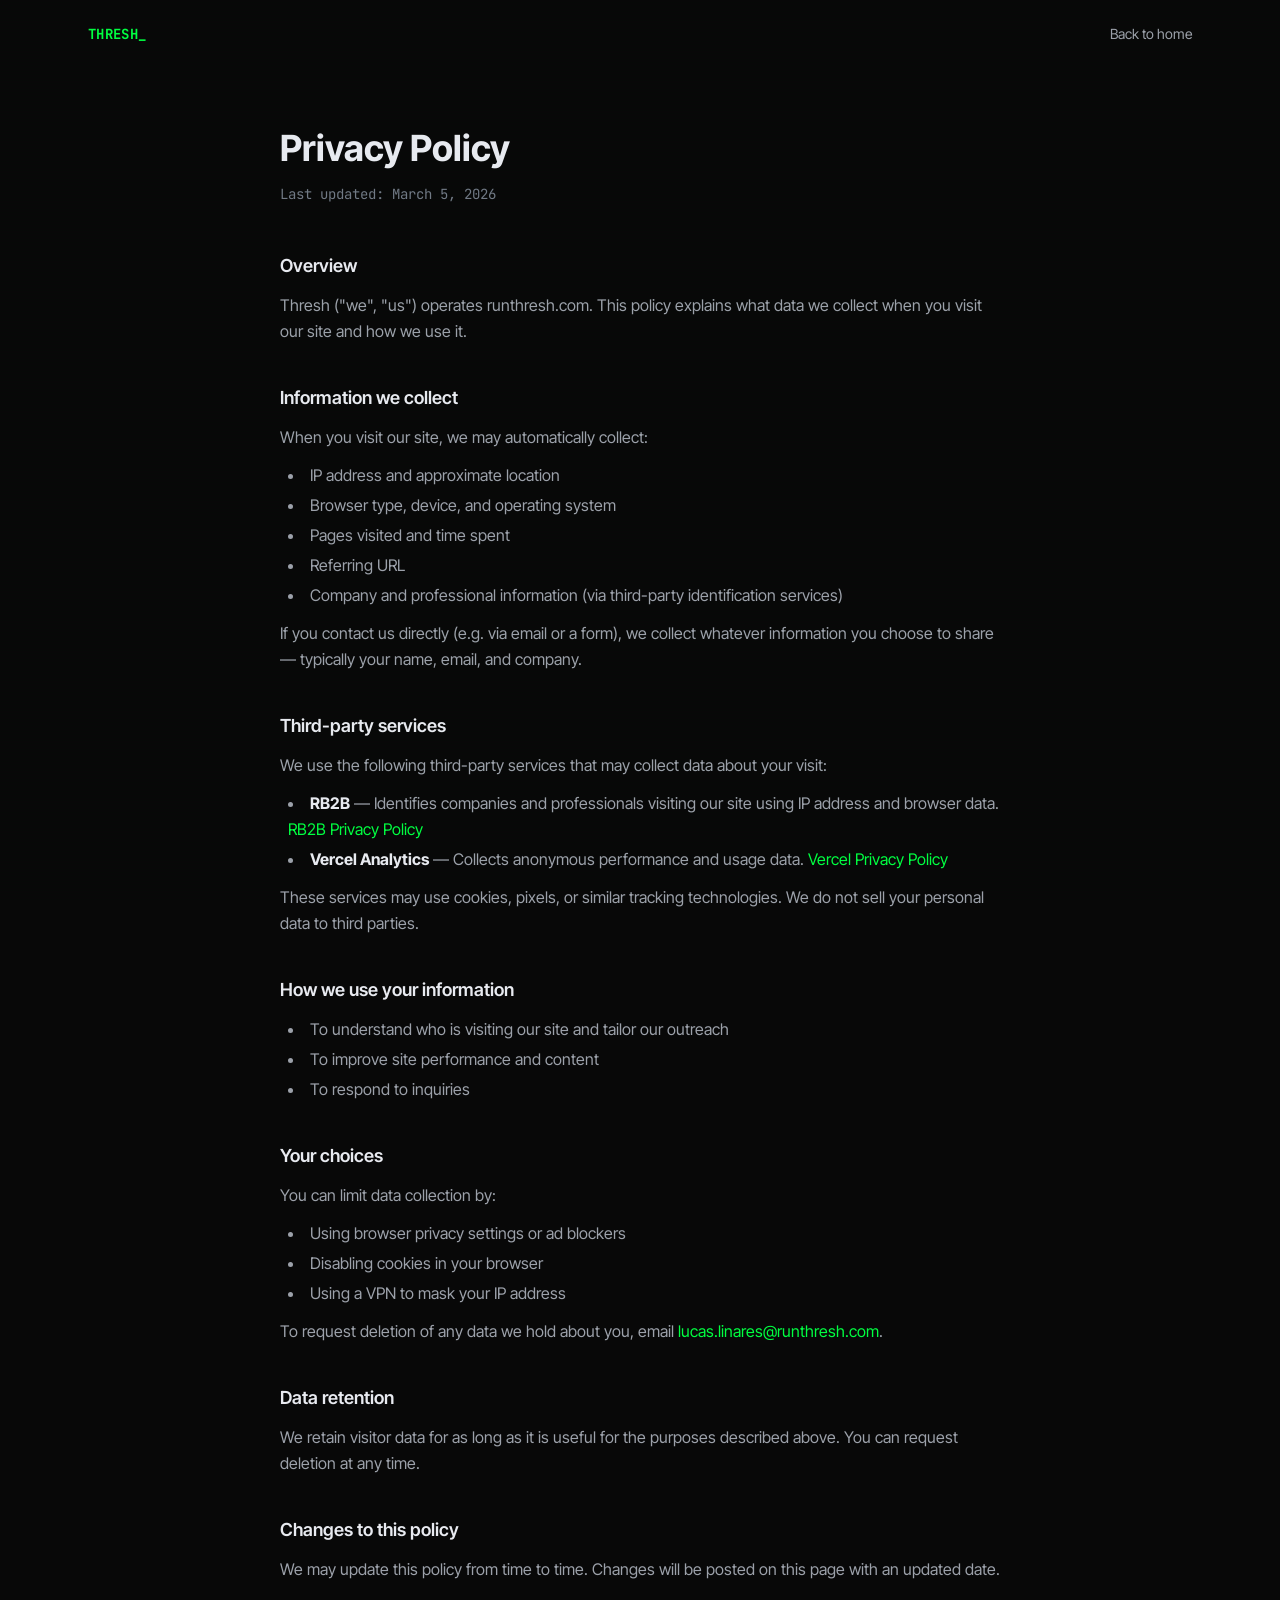
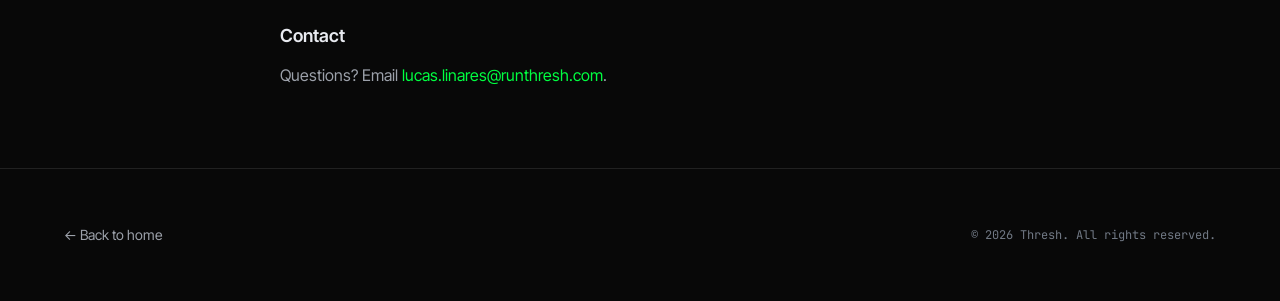
<file: privacy.html>
<!DOCTYPE html>
<html lang="en" class="scroll-smooth">
<head>
    <meta charset="UTF-8">
    <meta name="viewport" content="width=device-width, initial-scale=1.0">
    <title>Privacy Policy — Thresh</title>
    <meta name="description" content="Privacy policy for Thresh (runthresh.com). Learn how we collect, use, and protect your information.">
    <meta name="robots" content="noindex, follow">
    <meta name="theme-color" content="#080808">
    <link rel="icon" href="data:image/svg+xml,<svg xmlns='http://www.w3.org/2000/svg' viewBox='0 0 100 100'><rect width='100' height='100' fill='%23080808'/><text x='50' y='72' font-size='60' font-family='monospace' font-weight='bold' fill='%2300FF41' text-anchor='middle'>T_</text></svg>">
    <link rel="canonical" href="https://runthresh.com/privacy">

    <link rel="preconnect" href="https://fonts.googleapis.com">
    <link rel="preconnect" href="https://fonts.gstatic.com" crossorigin>
    <link rel="preload" as="style" href="https://fonts.googleapis.com/css2?family=Inter+Tight:wght@400;500;600;700;800;900&family=JetBrains+Mono:wght@400;500;700&display=swap" onload="this.onload=null;this.rel='stylesheet'">
    <noscript><link rel="stylesheet" href="https://fonts.googleapis.com/css2?family=Inter+Tight:wght@400;500;600;700;800;900&family=JetBrains+Mono:wght@400;500;700&display=swap"></noscript>

    <link rel="stylesheet" href="/output.css">
</head>
<body class="bg-brand-bg text-brand-text font-body antialiased">

    <!-- Nav -->
    <nav class="fixed top-0 left-0 right-0 z-50 border-b border-transparent transition-all duration-300">
        <div class="max-w-6xl mx-auto px-6 py-4 flex items-center justify-between">
            <a href="/" class="font-mono font-bold text-brand-accent text-sm tracking-wide">THRESH_</a>
            <a href="/" class="text-sm text-brand-muted hover:text-brand-accent transition-colors py-2">Back to home</a>
        </div>
    </nav>

    <main class="max-w-3xl mx-auto px-6 pt-32 pb-20">
        <h1 class="font-display text-3xl sm:text-4xl font-bold mb-4">Privacy Policy</h1>
        <p class="text-sm text-brand-faint font-mono mb-12">Last updated: March 5, 2026</p>

        <div class="space-y-10 text-brand-muted leading-relaxed">

            <section>
                <h2 class="text-lg font-semibold text-brand-text mb-3">Overview</h2>
                <p>Thresh ("we", "us") operates runthresh.com. This policy explains what data we collect when you visit our site and how we use it.</p>
            </section>

            <section>
                <h2 class="text-lg font-semibold text-brand-text mb-3">Information we collect</h2>
                <p class="mb-3">When you visit our site, we may automatically collect:</p>
                <ul class="list-disc list-inside space-y-1 ml-2">
                    <li>IP address and approximate location</li>
                    <li>Browser type, device, and operating system</li>
                    <li>Pages visited and time spent</li>
                    <li>Referring URL</li>
                    <li>Company and professional information (via third-party identification services)</li>
                </ul>
                <p class="mt-3">If you contact us directly (e.g. via email or a form), we collect whatever information you choose to share — typically your name, email, and company.</p>
            </section>

            <section>
                <h2 class="text-lg font-semibold text-brand-text mb-3">Third-party services</h2>
                <p class="mb-3">We use the following third-party services that may collect data about your visit:</p>
                <ul class="list-disc list-inside space-y-1 ml-2">
                    <li><strong class="text-brand-text">RB2B</strong> — Identifies companies and professionals visiting our site using IP address and browser data. <a href="https://www.rb2b.com/privacy-policy" target="_blank" rel="noopener noreferrer" class="text-brand-accent hover:underline">RB2B Privacy Policy</a></li>
                    <li><strong class="text-brand-text">Vercel Analytics</strong> — Collects anonymous performance and usage data. <a href="https://vercel.com/legal/privacy-policy" target="_blank" rel="noopener noreferrer" class="text-brand-accent hover:underline">Vercel Privacy Policy</a></li>
                </ul>
                <p class="mt-3">These services may use cookies, pixels, or similar tracking technologies. We do not sell your personal data to third parties.</p>
            </section>

            <section>
                <h2 class="text-lg font-semibold text-brand-text mb-3">How we use your information</h2>
                <ul class="list-disc list-inside space-y-1 ml-2">
                    <li>To understand who is visiting our site and tailor our outreach</li>
                    <li>To improve site performance and content</li>
                    <li>To respond to inquiries</li>
                </ul>
            </section>

            <section>
                <h2 class="text-lg font-semibold text-brand-text mb-3">Your choices</h2>
                <p>You can limit data collection by:</p>
                <ul class="list-disc list-inside space-y-1 ml-2 mt-3">
                    <li>Using browser privacy settings or ad blockers</li>
                    <li>Disabling cookies in your browser</li>
                    <li>Using a VPN to mask your IP address</li>
                </ul>
                <p class="mt-3">To request deletion of any data we hold about you, email <a href="mailto:lucas.linares@runthresh.com" class="text-brand-accent hover:underline">lucas.linares@runthresh.com</a>.</p>
            </section>

            <section>
                <h2 class="text-lg font-semibold text-brand-text mb-3">Data retention</h2>
                <p>We retain visitor data for as long as it is useful for the purposes described above. You can request deletion at any time.</p>
            </section>

            <section>
                <h2 class="text-lg font-semibold text-brand-text mb-3">Changes to this policy</h2>
                <p>We may update this policy from time to time. Changes will be posted on this page with an updated date.</p>
            </section>

            <section>
                <h2 class="text-lg font-semibold text-brand-text mb-3">Contact</h2>
                <p>Questions? Email <a href="mailto:lucas.linares@runthresh.com" class="text-brand-accent hover:underline">lucas.linares@runthresh.com</a>.</p>
            </section>

        </div>
    </main>

    <footer class="border-t border-brand-border px-6 py-12">
        <div class="max-w-6xl mx-auto flex flex-col sm:flex-row items-center justify-between gap-6">
            <a href="/" class="text-sm text-brand-muted hover:text-brand-accent transition-colors py-2">&larr; Back to home</a>
            <p class="font-mono text-xs text-brand-faint">&copy; 2026 Thresh. All rights reserved.</p>
        </div>
    </footer>

</body>
</html>
</file>
<file: output.css>
/*! tailwindcss v4.2.1 | MIT License | https://tailwindcss.com */
@layer properties{@supports (((-webkit-hyphens:none)) and (not (margin-trim:inline))) or ((-moz-orient:inline) and (not (color:rgb(from red r g b)))){*,:before,:after,::backdrop{--tw-space-y-reverse:0;--tw-border-style:solid;--tw-leading:initial;--tw-font-weight:initial;--tw-tracking:initial;--tw-outline-style:solid;--tw-blur:initial;--tw-brightness:initial;--tw-contrast:initial;--tw-grayscale:initial;--tw-hue-rotate:initial;--tw-invert:initial;--tw-opacity:initial;--tw-saturate:initial;--tw-sepia:initial;--tw-drop-shadow:initial;--tw-drop-shadow-color:initial;--tw-drop-shadow-alpha:100%;--tw-drop-shadow-size:initial;--tw-duration:initial;--tw-ease:initial}}}@layer theme{:root,:host{--font-sans:ui-sans-serif, system-ui, sans-serif, "Apple Color Emoji", "Segoe UI Emoji", "Segoe UI Symbol", "Noto Color Emoji";--font-mono:"JetBrains Mono", monospace;--color-black:#000;--color-white:#fff;--spacing:.25rem;--container-xl:36rem;--container-2xl:42rem;--container-3xl:48rem;--container-4xl:56rem;--container-5xl:64rem;--container-6xl:72rem;--text-xs:.75rem;--text-xs--line-height:calc(1 / .75);--text-sm:.875rem;--text-sm--line-height:calc(1.25 / .875);--text-base:1rem;--text-base--line-height:calc(1.5 / 1);--text-lg:1.125rem;--text-lg--line-height:calc(1.75 / 1.125);--text-xl:1.25rem;--text-xl--line-height:calc(1.75 / 1.25);--text-2xl:1.5rem;--text-2xl--line-height:calc(2 / 1.5);--text-3xl:1.875rem;--text-3xl--line-height:calc(2.25 / 1.875);--text-4xl:2.25rem;--text-4xl--line-height:calc(2.5 / 2.25);--text-5xl:3rem;--text-5xl--line-height:1;--text-6xl:3.75rem;--text-6xl--line-height:1;--text-7xl:4.5rem;--text-7xl--line-height:1;--font-weight-light:300;--font-weight-medium:500;--font-weight-semibold:600;--font-weight-bold:700;--tracking-tight:-.025em;--tracking-wide:.025em;--tracking-wider:.05em;--leading-relaxed:1.625;--ease-in-out:cubic-bezier(.4, 0, .2, 1);--default-transition-duration:.15s;--default-transition-timing-function:cubic-bezier(.4, 0, .2, 1);--default-font-family:var(--font-sans);--default-mono-font-family:var(--font-mono);--color-brand-bg:#080808;--color-brand-surface:#141414;--color-brand-border:#ffffff1a;--color-brand-accent:#00ff41;--color-brand-accent-hover:#3f6;--color-brand-secondary:#d4622b;--color-brand-text:#e8eaf0;--color-brand-muted:#9ca1aa;--color-brand-faint:#717985;--font-display:"Inter Tight", sans-serif;--font-body:"Inter Tight", sans-serif}}@layer base{*,:after,:before,::backdrop{box-sizing:border-box;border:0 solid;margin:0;padding:0}::file-selector-button{box-sizing:border-box;border:0 solid;margin:0;padding:0}html,:host{-webkit-text-size-adjust:100%;tab-size:4;line-height:1.5;font-family:var(--default-font-family,ui-sans-serif, system-ui, sans-serif, "Apple Color Emoji", "Segoe UI Emoji", "Segoe UI Symbol", "Noto Color Emoji");font-feature-settings:var(--default-font-feature-settings,normal);font-variation-settings:var(--default-font-variation-settings,normal);-webkit-tap-highlight-color:transparent}hr{height:0;color:inherit;border-top-width:1px}abbr:where([title]){-webkit-text-decoration:underline dotted;text-decoration:underline dotted}h1,h2,h3,h4,h5,h6{font-size:inherit;font-weight:inherit}a{color:inherit;-webkit-text-decoration:inherit;-webkit-text-decoration:inherit;-webkit-text-decoration:inherit;text-decoration:inherit}b,strong{font-weight:bolder}code,kbd,samp,pre{font-family:var(--default-mono-font-family,ui-monospace, SFMono-Regular, Menlo, Monaco, Consolas, "Liberation Mono", "Courier New", monospace);font-feature-settings:var(--default-mono-font-feature-settings,normal);font-variation-settings:var(--default-mono-font-variation-settings,normal);font-size:1em}small{font-size:80%}sub,sup{vertical-align:baseline;font-size:75%;line-height:0;position:relative}sub{bottom:-.25em}sup{top:-.5em}table{text-indent:0;border-color:inherit;border-collapse:collapse}:-moz-focusring{outline:auto}progress{vertical-align:baseline}summary{display:list-item}ol,ul,menu{list-style:none}img,svg,video,canvas,audio,iframe,embed,object{vertical-align:middle;display:block}img,video{max-width:100%;height:auto}button,input,select,optgroup,textarea{font:inherit;font-feature-settings:inherit;font-variation-settings:inherit;letter-spacing:inherit;color:inherit;opacity:1;background-color:#0000;border-radius:0}::file-selector-button{font:inherit;font-feature-settings:inherit;font-variation-settings:inherit;letter-spacing:inherit;color:inherit;opacity:1;background-color:#0000;border-radius:0}:where(select:is([multiple],[size])) optgroup{font-weight:bolder}:where(select:is([multiple],[size])) optgroup option{padding-inline-start:20px}::file-selector-button{margin-inline-end:4px}::placeholder{opacity:1}@supports (not ((-webkit-appearance:-apple-pay-button))) or (contain-intrinsic-size:1px){::placeholder{color:currentColor}@supports (color:color-mix(in lab, red, red)){::placeholder{color:color-mix(in oklab, currentcolor 50%, transparent)}}}textarea{resize:vertical}::-webkit-search-decoration{-webkit-appearance:none}::-webkit-date-and-time-value{min-height:1lh;text-align:inherit}::-webkit-datetime-edit{display:inline-flex}::-webkit-datetime-edit-fields-wrapper{padding:0}::-webkit-datetime-edit{padding-block:0}::-webkit-datetime-edit-year-field{padding-block:0}::-webkit-datetime-edit-month-field{padding-block:0}::-webkit-datetime-edit-day-field{padding-block:0}::-webkit-datetime-edit-hour-field{padding-block:0}::-webkit-datetime-edit-minute-field{padding-block:0}::-webkit-datetime-edit-second-field{padding-block:0}::-webkit-datetime-edit-millisecond-field{padding-block:0}::-webkit-datetime-edit-meridiem-field{padding-block:0}::-webkit-calendar-picker-indicator{line-height:1}:-moz-ui-invalid{box-shadow:none}button,input:where([type=button],[type=reset],[type=submit]){appearance:button}::file-selector-button{appearance:button}::-webkit-inner-spin-button{height:auto}::-webkit-outer-spin-button{height:auto}[hidden]:where(:not([hidden=until-found])){display:none!important}}@layer components;@layer utilities{.invisible{visibility:hidden}.visible{visibility:visible}.sr-only{clip-path:inset(50%);white-space:nowrap;border-width:0;width:1px;height:1px;margin:-1px;padding:0;position:absolute;overflow:hidden}.fixed{position:fixed}.relative{position:relative}.static{position:static}.start{inset-inline-start:var(--spacing)}.end{inset-inline-end:var(--spacing)}.top-0{top:calc(var(--spacing) * 0)}.right-0{right:calc(var(--spacing) * 0)}.left-0{left:calc(var(--spacing) * 0)}.z-10{z-index:10}.z-50{z-index:50}.container{width:100%}@media (min-width:40rem){.container{max-width:40rem}}@media (min-width:48rem){.container{max-width:48rem}}@media (min-width:64rem){.container{max-width:64rem}}@media (min-width:80rem){.container{max-width:80rem}}@media (min-width:96rem){.container{max-width:96rem}}.mx-auto{margin-inline:auto}.my-8{margin-block:calc(var(--spacing) * 8)}.my-12{margin-block:calc(var(--spacing) * 12)}.mt-3{margin-top:calc(var(--spacing) * 3)}.mt-4{margin-top:calc(var(--spacing) * 4)}.mt-8{margin-top:calc(var(--spacing) * 8)}.mt-10{margin-top:calc(var(--spacing) * 10)}.mt-16{margin-top:calc(var(--spacing) * 16)}.mb-2{margin-bottom:calc(var(--spacing) * 2)}.mb-3{margin-bottom:calc(var(--spacing) * 3)}.mb-4{margin-bottom:calc(var(--spacing) * 4)}.mb-6{margin-bottom:calc(var(--spacing) * 6)}.mb-8{margin-bottom:calc(var(--spacing) * 8)}.mb-10{margin-bottom:calc(var(--spacing) * 10)}.mb-12{margin-bottom:calc(var(--spacing) * 12)}.mb-16{margin-bottom:calc(var(--spacing) * 16)}.ml-2{margin-left:calc(var(--spacing) * 2)}.block{display:block}.flex{display:flex}.grid{display:grid}.hidden{display:none}.inline{display:inline}.inline-block{display:inline-block}.table{display:table}.h-2{height:calc(var(--spacing) * 2)}.h-5{height:calc(var(--spacing) * 5)}.min-h-screen{min-height:100vh}.w-2{width:calc(var(--spacing) * 2)}.w-full{width:100%}.max-w-2xl{max-width:var(--container-2xl)}.max-w-3xl{max-width:var(--container-3xl)}.max-w-4xl{max-width:var(--container-4xl)}.max-w-5xl{max-width:var(--container-5xl)}.max-w-6xl{max-width:var(--container-6xl)}.max-w-xl{max-width:var(--container-xl)}.grow{flex-grow:1}.scroll-mt-20{scroll-margin-top:calc(var(--spacing) * 20)}.list-inside{list-style-position:inside}.list-disc{list-style-type:disc}.grid-cols-1{grid-template-columns:repeat(1,minmax(0,1fr))}.flex-col{flex-direction:column}.items-center{align-items:center}.justify-between{justify-content:space-between}.justify-center{justify-content:center}.gap-2{gap:calc(var(--spacing) * 2)}.gap-4{gap:calc(var(--spacing) * 4)}.gap-5{gap:calc(var(--spacing) * 5)}.gap-6{gap:calc(var(--spacing) * 6)}.gap-8{gap:calc(var(--spacing) * 8)}.gap-16{gap:calc(var(--spacing) * 16)}:where(.space-y-1>:not(:last-child)){--tw-space-y-reverse:0;margin-block-start:calc(calc(var(--spacing) * 1) * var(--tw-space-y-reverse));margin-block-end:calc(calc(var(--spacing) * 1) * calc(1 - var(--tw-space-y-reverse)))}:where(.space-y-5>:not(:last-child)){--tw-space-y-reverse:0;margin-block-start:calc(calc(var(--spacing) * 5) * var(--tw-space-y-reverse));margin-block-end:calc(calc(var(--spacing) * 5) * calc(1 - var(--tw-space-y-reverse)))}:where(.space-y-8>:not(:last-child)){--tw-space-y-reverse:0;margin-block-start:calc(calc(var(--spacing) * 8) * var(--tw-space-y-reverse));margin-block-end:calc(calc(var(--spacing) * 8) * calc(1 - var(--tw-space-y-reverse)))}:where(.space-y-10>:not(:last-child)){--tw-space-y-reverse:0;margin-block-start:calc(calc(var(--spacing) * 10) * var(--tw-space-y-reverse));margin-block-end:calc(calc(var(--spacing) * 10) * calc(1 - var(--tw-space-y-reverse)))}.overflow-hidden{overflow:hidden}.scroll-smooth{scroll-behavior:smooth}.rounded{border-radius:.25rem}.border{border-style:var(--tw-border-style);border-width:1px}.border-t{border-top-style:var(--tw-border-style);border-top-width:1px}.border-b{border-bottom-style:var(--tw-border-style);border-bottom-width:1px}.border-brand-border{border-color:var(--color-brand-border)}.border-brand-secondary{border-color:var(--color-brand-secondary)}.border-transparent{border-color:#0000}.bg-brand-accent{background-color:var(--color-brand-accent)}.bg-brand-bg{background-color:var(--color-brand-bg)}.bg-brand-surface{background-color:var(--color-brand-surface)}.p-6{padding:calc(var(--spacing) * 6)}.p-8{padding:calc(var(--spacing) * 8)}.p-10{padding:calc(var(--spacing) * 10)}.px-5{padding-inline:calc(var(--spacing) * 5)}.px-6{padding-inline:calc(var(--spacing) * 6)}.px-8{padding-inline:calc(var(--spacing) * 8)}.py-2{padding-block:calc(var(--spacing) * 2)}.py-2\.5{padding-block:calc(var(--spacing) * 2.5)}.py-4{padding-block:calc(var(--spacing) * 4)}.py-8{padding-block:calc(var(--spacing) * 8)}.py-12{padding-block:calc(var(--spacing) * 12)}.py-16{padding-block:calc(var(--spacing) * 16)}.py-24{padding-block:calc(var(--spacing) * 24)}.pt-2{padding-top:calc(var(--spacing) * 2)}.pt-20{padding-top:calc(var(--spacing) * 20)}.pt-32{padding-top:calc(var(--spacing) * 32)}.pb-8{padding-bottom:calc(var(--spacing) * 8)}.pb-12{padding-bottom:calc(var(--spacing) * 12)}.pb-16{padding-bottom:calc(var(--spacing) * 16)}.pb-20{padding-bottom:calc(var(--spacing) * 20)}.text-center{text-align:center}.font-body{font-family:var(--font-body)}.font-display{font-family:var(--font-display)}.font-mono{font-family:var(--font-mono)}.text-2xl{font-size:var(--text-2xl);line-height:var(--tw-leading,var(--text-2xl--line-height))}.text-3xl{font-size:var(--text-3xl);line-height:var(--tw-leading,var(--text-3xl--line-height))}.text-4xl{font-size:var(--text-4xl);line-height:var(--tw-leading,var(--text-4xl--line-height))}.text-base{font-size:var(--text-base);line-height:var(--tw-leading,var(--text-base--line-height))}.text-lg{font-size:var(--text-lg);line-height:var(--tw-leading,var(--text-lg--line-height))}.text-sm{font-size:var(--text-sm);line-height:var(--tw-leading,var(--text-sm--line-height))}.text-xl{font-size:var(--text-xl);line-height:var(--tw-leading,var(--text-xl--line-height))}.text-xs{font-size:var(--text-xs);line-height:var(--tw-leading,var(--text-xs--line-height))}.text-\[10px\]{font-size:10px}.leading-\[1\.1\]{--tw-leading:1.1;line-height:1.1}.leading-\[1\.05\]{--tw-leading:1.05;line-height:1.05}.leading-relaxed{--tw-leading:var(--leading-relaxed);line-height:var(--leading-relaxed)}.font-\[900\]{--tw-font-weight:900;font-weight:900}.font-bold{--tw-font-weight:var(--font-weight-bold);font-weight:var(--font-weight-bold)}.font-light{--tw-font-weight:var(--font-weight-light);font-weight:var(--font-weight-light)}.font-medium{--tw-font-weight:var(--font-weight-medium);font-weight:var(--font-weight-medium)}.font-semibold{--tw-font-weight:var(--font-weight-semibold);font-weight:var(--font-weight-semibold)}.tracking-\[0\.2em\]{--tw-tracking:.2em;letter-spacing:.2em}.tracking-\[0\.3em\]{--tw-tracking:.3em;letter-spacing:.3em}.tracking-\[0\.15em\]{--tw-tracking:.15em;letter-spacing:.15em}.tracking-tight{--tw-tracking:var(--tracking-tight);letter-spacing:var(--tracking-tight)}.tracking-wide{--tw-tracking:var(--tracking-wide);letter-spacing:var(--tracking-wide)}.tracking-wider{--tw-tracking:var(--tracking-wider);letter-spacing:var(--tracking-wider)}.text-black{color:var(--color-black)}.text-brand-accent{color:var(--color-brand-accent)}.text-brand-faint{color:var(--color-brand-faint)}.text-brand-muted{color:var(--color-brand-muted)}.text-brand-secondary{color:var(--color-brand-secondary)}.text-brand-text{color:var(--color-brand-text)}.uppercase{text-transform:uppercase}.antialiased{-webkit-font-smoothing:antialiased;-moz-osx-font-smoothing:grayscale}.opacity-40{opacity:.4}.outline{outline-style:var(--tw-outline-style);outline-width:1px}.filter{filter:var(--tw-blur,) var(--tw-brightness,) var(--tw-contrast,) var(--tw-grayscale,) var(--tw-hue-rotate,) var(--tw-invert,) var(--tw-saturate,) var(--tw-sepia,) var(--tw-drop-shadow,)}.transition{transition-property:color,background-color,border-color,outline-color,text-decoration-color,fill,stroke,--tw-gradient-from,--tw-gradient-via,--tw-gradient-to,opacity,box-shadow,transform,translate,scale,rotate,filter,-webkit-backdrop-filter,backdrop-filter,display,content-visibility,overlay,pointer-events;transition-timing-function:var(--tw-ease,var(--default-transition-timing-function));transition-duration:var(--tw-duration,var(--default-transition-duration))}.transition-all{transition-property:all;transition-timing-function:var(--tw-ease,var(--default-transition-timing-function));transition-duration:var(--tw-duration,var(--default-transition-duration))}.transition-colors{transition-property:color,background-color,border-color,outline-color,text-decoration-color,fill,stroke,--tw-gradient-from,--tw-gradient-via,--tw-gradient-to;transition-timing-function:var(--tw-ease,var(--default-transition-timing-function));transition-duration:var(--tw-duration,var(--default-transition-duration))}.transition-opacity{transition-property:opacity;transition-timing-function:var(--tw-ease,var(--default-transition-timing-function));transition-duration:var(--tw-duration,var(--default-transition-duration))}.duration-300{--tw-duration:.3s;transition-duration:.3s}.ease-in-out{--tw-ease:var(--ease-in-out);transition-timing-function:var(--ease-in-out)}@media (hover:hover){.hover\:bg-brand-accent-hover:hover{background-color:var(--color-brand-accent-hover)}.hover\:bg-brand-secondary:hover{background-color:var(--color-brand-secondary)}.hover\:text-brand-accent:hover{color:var(--color-brand-accent)}.hover\:text-brand-accent-hover:hover{color:var(--color-brand-accent-hover)}.hover\:text-white:hover{color:var(--color-white)}.hover\:underline:hover{text-decoration-line:underline}.hover\:opacity-70:hover{opacity:.7}}.focus\:not-sr-only:focus{clip-path:none;white-space:normal;width:auto;height:auto;margin:0;padding:0;position:static;overflow:visible}.focus\:absolute:focus{position:absolute}.focus\:top-4:focus{top:calc(var(--spacing) * 4)}.focus\:left-4:focus{left:calc(var(--spacing) * 4)}.focus\:z-\[60\]:focus{z-index:60}.focus\:bg-brand-accent:focus{background-color:var(--color-brand-accent)}.focus\:px-4:focus{padding-inline:calc(var(--spacing) * 4)}.focus\:py-2:focus{padding-block:calc(var(--spacing) * 2)}.focus\:text-sm:focus{font-size:var(--text-sm);line-height:var(--tw-leading,var(--text-sm--line-height))}.focus\:font-semibold:focus{--tw-font-weight:var(--font-weight-semibold);font-weight:var(--font-weight-semibold)}.focus\:text-black:focus{color:var(--color-black)}@media (min-width:40rem){.sm\:mt-0{margin-top:calc(var(--spacing) * 0)}.sm\:block{display:block}.sm\:inline{display:inline}.sm\:w-auto{width:auto}.sm\:grid-cols-2{grid-template-columns:repeat(2,minmax(0,1fr))}.sm\:flex-row{flex-direction:row}.sm\:p-16{padding:calc(var(--spacing) * 16)}.sm\:py-12{padding-block:calc(var(--spacing) * 12)}.sm\:py-16{padding-block:calc(var(--spacing) * 16)}.sm\:py-20{padding-block:calc(var(--spacing) * 20)}.sm\:py-24{padding-block:calc(var(--spacing) * 24)}.sm\:py-32{padding-block:calc(var(--spacing) * 32)}.sm\:pb-24{padding-bottom:calc(var(--spacing) * 24)}.sm\:pb-32{padding-bottom:calc(var(--spacing) * 32)}.sm\:text-2xl{font-size:var(--text-2xl);line-height:var(--tw-leading,var(--text-2xl--line-height))}.sm\:text-3xl{font-size:var(--text-3xl);line-height:var(--tw-leading,var(--text-3xl--line-height))}.sm\:text-4xl{font-size:var(--text-4xl);line-height:var(--tw-leading,var(--text-4xl--line-height))}.sm\:text-5xl{font-size:var(--text-5xl);line-height:var(--tw-leading,var(--text-5xl--line-height))}.sm\:text-lg{font-size:var(--text-lg);line-height:var(--tw-leading,var(--text-lg--line-height))}}@media (min-width:48rem){.md\:grid-cols-2{grid-template-columns:repeat(2,minmax(0,1fr))}.md\:grid-cols-3{grid-template-columns:repeat(3,minmax(0,1fr))}.md\:text-4xl{font-size:var(--text-4xl);line-height:var(--tw-leading,var(--text-4xl--line-height))}.md\:text-5xl{font-size:var(--text-5xl);line-height:var(--tw-leading,var(--text-5xl--line-height))}.md\:text-6xl{font-size:var(--text-6xl);line-height:var(--tw-leading,var(--text-6xl--line-height))}}@media (min-width:64rem){.lg\:text-7xl{font-size:var(--text-7xl);line-height:var(--tw-leading,var(--text-7xl--line-height))}}}.reveal{opacity:0;will-change:opacity, transform;transition:opacity .5s cubic-bezier(.22,1,.36,1),transform .5s cubic-bezier(.22,1,.36,1);transform:translateY(20px)}.reveal.active{opacity:1;transform:translateY(0)}.stagger>.reveal:first-child{transition-delay:0s}.stagger>.reveal:nth-child(2){transition-delay:.12s}.stagger>.reveal:nth-child(3){transition-delay:.24s}.stagger>.reveal:nth-child(4){transition-delay:.36s}nav{transition:background-color .3s cubic-bezier(.4,1,.75,.9),border-color .3s cubic-bezier(.4,1,.75,.9),box-shadow .3s cubic-bezier(.4,1,.75,.9)}nav.scrolled{background-color:#080808f2;box-shadow:0 1px #ffffff0f,0 4px 12px #0000004d}@media (min-width:768px){nav.scrolled{-webkit-backdrop-filter:blur(16px);background-color:#080808eb}}.panel{transition:box-shadow .3s cubic-bezier(.4,1,.75,.9),transform .3s cubic-bezier(.4,1,.75,.9);box-shadow:inset 0 0 0 1px #ffffff1a,inset 0 .5px #ffffff0f,0 0 10px #00000026}@media (min-width:768px){.card-lift{transition:box-shadow .3s cubic-bezier(.4,1,.75,.9),transform .3s cubic-bezier(.4,1,.75,.9)}.card-lift:hover{transform:translateY(-2px);box-shadow:inset 0 0 0 1px #00ff4140,inset 0 .5px #00ff4126,0 4px 24px #00ff4114}}.btn-primary{transition:all .3s cubic-bezier(.4,1,.75,.9)}.btn-primary:hover{box-shadow:0 4px 20px #00ff4140}.btn-secondary{transition:all .3s cubic-bezier(.4,1,.75,.9)}.btn-secondary:hover{box-shadow:0 4px 20px #d4622b40}.divider{background:#ffffff14;height:1px}.headline-accent{color:#00ff41}.section-heading{text-transform:uppercase;letter-spacing:-.02em}.section-label{font-family:JetBrains Mono,monospace}.section-label:before{content:"// ";opacity:.5}.email-card{background:#111;border:none;border-radius:0;font-family:JetBrains Mono,monospace;overflow:hidden;box-shadow:inset 0 0 0 1px #ffffff1a,inset 0 .5px #ffffff0f,0 0 10px #00000026}.email-bar{background:#181818;border-bottom:1px solid #ffffff14;align-items:center;gap:8px;padding:12px 16px;display:flex}.email-dot{border-radius:0;width:8px;height:8px}.email-dot:first-child{opacity:.3;background:#00ff41}.email-dot:nth-child(2){opacity:.6;background:#00ff41}.email-dot:nth-child(3){opacity:1;background:#00ff41}.email-label{color:#00ff41;letter-spacing:.05em;margin-left:8px;font-family:JetBrains Mono,monospace;font-size:11px}.email-body{color:#c5cbd3;padding:24px 28px;font-size:14px;line-height:1.8}@media (max-width:640px){.email-body{padding:16px 18px;font-size:13px;line-height:1.7}}.provenance-label{letter-spacing:.02em;color:#c5cbd3;font-family:JetBrains Mono,monospace;font-size:13px}.form-input{color:#e8eaf0;background:#111;border:1px solid #0000;border-radius:0;width:100%;min-height:48px;padding:14px 16px;font-family:JetBrains Mono,monospace;font-size:15px;transition:box-shadow .3s cubic-bezier(.4,1,.75,.9);box-shadow:inset 0 0 0 1px #ffffff1a,inset 0 -1px 1px #ffffff0a}.form-input:focus{outline:none;box-shadow:inset 0 0 0 1px #00ff4166,inset 0 -1px 1px #00ff411a}.form-input::placeholder{color:#717985}@keyframes gentle-bounce{0%,to{transform:translateY(0)}50%{transform:translateY(6px)}}.list-check li:before{content:">";color:#00ff41;margin-right:12px;font-family:JetBrains Mono,monospace;font-weight:700}.list-x li:before{content:"//";color:#717985;margin-right:12px;font-family:JetBrains Mono,monospace;font-weight:700}.typing-cursor:after{content:"█";color:#00ff41;animation:1s step-end infinite blink-cursor}@keyframes blink-cursor{0%,to{opacity:1}50%{opacity:0}}@media (min-width:768px){.signal-monitor{animation:3s ease-in-out infinite signal-glow}}@keyframes signal-glow{0%,to{box-shadow:inset 0 0 0 1px #00ff4114,inset 0 .5px #00ff410a,0 0 #00ff4100}50%{box-shadow:inset 0 0 0 1px #00ff4114,inset 0 .5px #00ff410a,0 0 20px #00ff410f}}.dossier-card{position:relative;overflow:hidden}.dossier-card:before{content:"SIGNAL VERIFIED";color:#00ff410a;letter-spacing:.15em;white-space:nowrap;pointer-events:none;font-family:JetBrains Mono,monospace;font-size:28px;font-weight:700;position:absolute;top:50%;left:50%;transform:translate(-50%,-50%)rotate(-35deg)}@media (hover:hover){.redacted-item{color:#141414;cursor:pointer;background:#141414;padding:2px 4px;transition:color .3s,background .3s}.redacted-item:hover,.redacted-item:focus{color:#00ff41;background:0 0}}.form-input:focus-visible,.btn-primary:focus-visible,.btn-secondary:focus-visible{outline:none;box-shadow:0 0 0 2px #00ff414d}@supports (min-height:100dvh){section.min-h-screen{min-height:100dvh}}@media (min-width:768px){body:after{content:"";pointer-events:none;z-index:1;background:repeating-linear-gradient(0deg,#00ff4102 0 1px,#0000 1px 3px);width:100%;height:100%;position:fixed;top:0;left:0}}.prose{color:#c5cbd3;max-width:48rem;margin-left:auto;margin-right:auto;font-size:17px;line-height:1.8}.prose>*+*{margin-top:1.5em}.prose p{margin-top:1.25em;margin-bottom:1.25em}.prose strong{color:#e8eaf0;font-weight:600}.prose h2{text-transform:uppercase;letter-spacing:-.02em;color:#e8eaf0;border-bottom:1px solid #ffffff1a;margin-top:3rem;margin-bottom:1.5rem;padding-bottom:.75rem;font-family:Inter Tight,sans-serif;font-size:1.5rem;font-weight:700}.prose h3{color:#e8eaf0;margin-top:2rem;margin-bottom:.75rem;font-family:Inter Tight,sans-serif;font-size:1.15rem;font-weight:600}.prose ul{padding-left:0;list-style:none}.prose ul li{margin-bottom:.75em;padding-left:1.75em;position:relative}.prose ul li:before{content:">";color:#00ff41;font-family:JetBrains Mono,monospace;font-weight:700;position:absolute;left:0}.prose ol{counter-reset:prose-counter;padding-left:0;list-style:none}.prose ol li{counter-increment:prose-counter;margin-bottom:.75em;padding-left:2.5em;position:relative}.prose ol li:before{content:counter(prose-counter, decimal-leading-zero) "_";color:#00ff41;font-family:JetBrains Mono,monospace;font-size:.85em;font-weight:500;position:absolute;left:0}.prose blockquote{color:#c5cbd3;background:#141414;border-left:2px solid #00ff41;margin:1.5em 0;padding:1.25em 1.5em;font-family:JetBrains Mono,monospace;font-size:.875rem;line-height:1.7}.prose blockquote p{margin:.5em 0}.prose code{color:#00ff41;background:#00ff4114;padding:.15em .4em;font-family:JetBrains Mono,monospace;font-size:.85em}.prose pre{color:#c5cbd3;background:#111;padding:1.25em 1.5em;font-family:JetBrains Mono,monospace;font-size:.85rem;line-height:1.6;overflow-x:auto;box-shadow:inset 0 0 0 1px #ffffff1a,inset 0 .5px #ffffff0f}.prose pre code{color:inherit;background:0 0;padding:0}.principle{border-bottom:1px solid #ffffff0f;padding:1.25rem 0}.principle:last-child{border-bottom:none}.principle-number{color:#00ff41;margin-bottom:.35rem;font-family:JetBrains Mono,monospace;font-size:.8rem;font-weight:500}.principle-statement{color:#e8eaf0;margin-bottom:.5rem;font-family:Inter Tight,sans-serif;font-size:1rem;font-weight:600;line-height:1.5}.principle-context{color:#9ca1aa;font-size:.9rem;line-height:1.7}.blog-card{background:#141414;border:1px solid #ffffff1a;padding:2rem;text-decoration:none;transition:box-shadow .3s cubic-bezier(.4,1,.75,.9),transform .3s cubic-bezier(.4,1,.75,.9),border-color .3s cubic-bezier(.4,1,.75,.9);display:block}.blog-card:hover{border-color:#00ff4140;transform:translateY(-2px);box-shadow:inset 0 0 0 1px #00ff4126,0 4px 24px #00ff4114}.article-meta{text-transform:uppercase;letter-spacing:.08em;color:#717985;font-family:JetBrains Mono,monospace;font-size:.75rem}.back-link{color:#9ca1aa;font-family:JetBrains Mono,monospace;font-size:.8rem;text-decoration:none;transition:color .2s}.back-link:hover{color:#00ff41}@media (max-width:640px){.prose{font-size:15px;line-height:1.75}.prose h2{font-size:1.25rem}.prose blockquote{padding:1em 1.25em;font-size:.8rem}.principle-statement{font-size:.95rem}.principle-context{font-size:.85rem}}@property --tw-space-y-reverse{syntax:"*";inherits:false;initial-value:0}@property --tw-border-style{syntax:"*";inherits:false;initial-value:solid}@property --tw-leading{syntax:"*";inherits:false}@property --tw-font-weight{syntax:"*";inherits:false}@property --tw-tracking{syntax:"*";inherits:false}@property --tw-outline-style{syntax:"*";inherits:false;initial-value:solid}@property --tw-blur{syntax:"*";inherits:false}@property --tw-brightness{syntax:"*";inherits:false}@property --tw-contrast{syntax:"*";inherits:false}@property --tw-grayscale{syntax:"*";inherits:false}@property --tw-hue-rotate{syntax:"*";inherits:false}@property --tw-invert{syntax:"*";inherits:false}@property --tw-opacity{syntax:"*";inherits:false}@property --tw-saturate{syntax:"*";inherits:false}@property --tw-sepia{syntax:"*";inherits:false}@property --tw-drop-shadow{syntax:"*";inherits:false}@property --tw-drop-shadow-color{syntax:"*";inherits:false}@property --tw-drop-shadow-alpha{syntax:"<percentage>";inherits:false;initial-value:100%}@property --tw-drop-shadow-size{syntax:"*";inherits:false}@property --tw-duration{syntax:"*";inherits:false}@property --tw-ease{syntax:"*";inherits:false}
</file>
